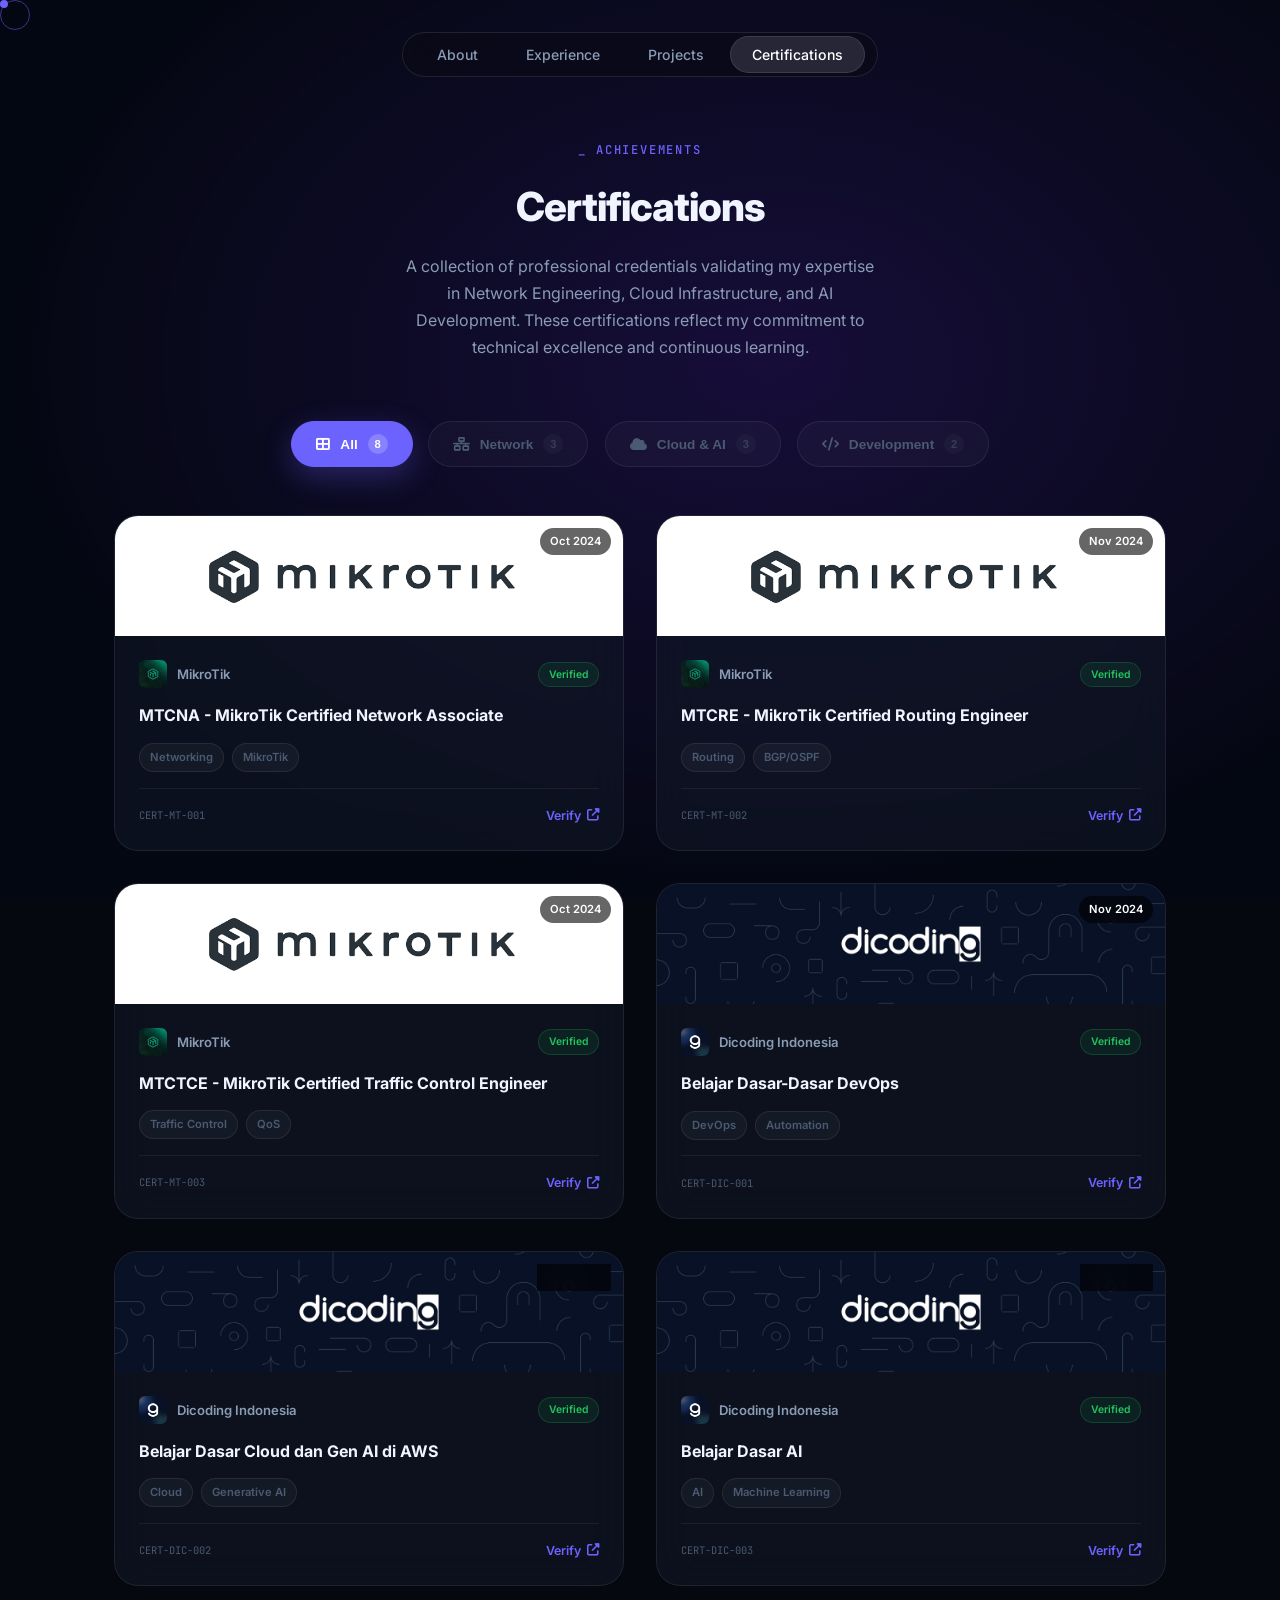
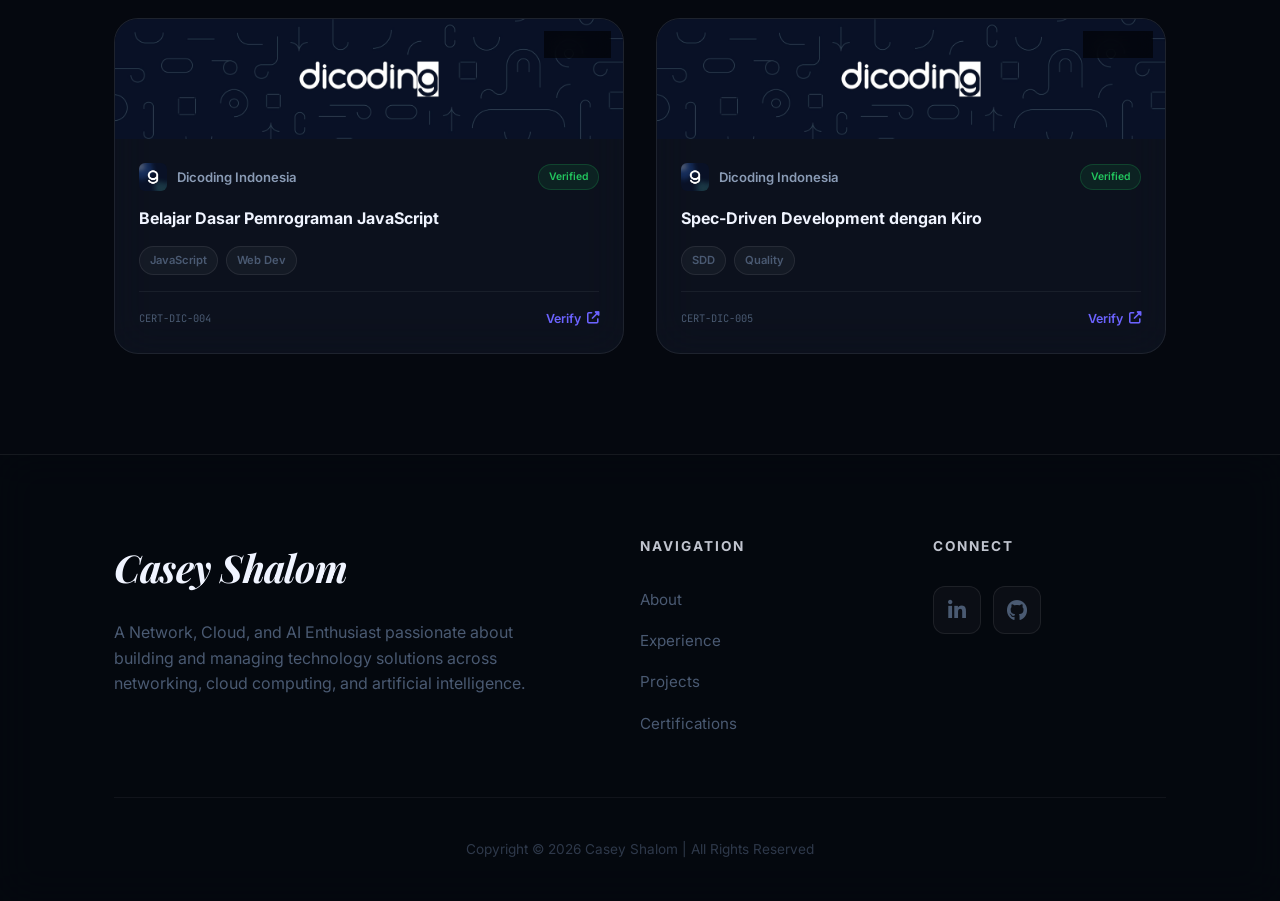
<file: certifications.html>
<!DOCTYPE html>
<html lang="en">

<head>
    <meta charset="UTF-8">
    <meta name="viewport" content="width=device-width, initial-scale=1.0">
    <title>Casey Shalom | Student & Learner</title>
    <link rel="stylesheet" href="assets/css/style.css?v=3.0">
    <link rel="preconnect" href="https://fonts.googleapis.com">
    <link rel="preconnect" href="https://fonts.googleapis.com">
    <link rel="preconnect" href="https://fonts.gstatic.com" crossorigin>
    <link
        href="https://fonts.googleapis.com/css2?family=Inter:wght@300;400;500;600;700;800&family=JetBrains+Mono:wght@400;500;600&family=Playfair+Display:ital,wght@1,700&display=swap"
        rel="stylesheet">
    <link rel="stylesheet" href="https://cdnjs.cloudflare.com/ajax/libs/font-awesome/6.5.0/css/all.min.css">
</head>

<body>
    <div class="cursor" id="cursor"></div>
    <div class="cursor-follower" id="cursor-follower"></div>

    <!-- Video Background -->
    <video autoplay loop muted playsinline
        style="position: fixed; z-index: -1; top: 0; left: 0; width: 100vw; height: 100vh; object-fit: cover; opacity: 0.5; pointer-events: none;"
        src="assets/water-bg.mp4">
    </video>

    <!-- Dark overlay -->
    <div style="position:fixed;inset:0;z-index:-1;background:radial-gradient(ellipse at 60% 40%,rgba(40,20,100,0.5) 0%,rgba(5,8,20,0.82) 70%);pointer-events:none;"></div>

    <nav id="navbar" class="navbar">
        <div class="navbar__inner">
            <ul class="navbar__links" id="nav-links">
                <li><a href="index.html" class="nav-link">About</a></li>
                <li><a href="experience.html" class="nav-link">Experience</a></li>
                <li><a href="projects.html" class="nav-link">Projects</a></li>
                <li><a href="certifications.html" class="nav-link active">Certifications</a></li>
            </ul>
            <button class="navbar__toggle" id="nav-toggle" aria-label="Toggle navigation">
                <span></span><span></span><span></span>
            </button>
        </div>
    </nav>

    <div class="mobile-menu" id="mobile-menu">
        <ul class="mobile-menu__links">
            <li><a href="index.html" class="mobile-link">About</a></li>
            <li><a href="experience.html" class="mobile-link">Experience</a></li>
            <li><a href="projects.html" class="mobile-link">Projects</a></li>
            <li><a href="certifications.html" class="mobile-link active">Certifications</a></li>
        </ul>
    </div>

    <main>
        <section class="section section--page-header">
            <div class="section__container">
                <div class="section__header">
                    <span class="section__tag">_ ACHIEVEMENTS</span>
                    <h2 class="section__title">Certifications</h2>
                    <p class="section__desc">A collection of professional credentials validating my expertise in
                        Network Engineering, Cloud Infrastructure, and AI Development. These certifications reflect
                        my commitment to technical excellence and continuous learning.</p>
                </div>

                <div class="cert-filters reveal">
                    <button class="filter-btn active" data-filter="all">
                        <i class="fas fa-th-large"></i> All <span>8</span>
                    </button>
                    <button class="filter-btn" data-filter="network">
                        <i class="fas fa-network-wired"></i> Network <span>3</span>
                    </button>
                    <button class="filter-btn" data-filter="cloud-ai">
                        <i class="fas fa-cloud"></i> Cloud & AI <span>3</span>
                    </button>
                    <button class="filter-btn" data-filter="development">
                        <i class="fas fa-code"></i> Development <span>2</span>
                    </button>
                </div>

                <div class="cert-grid">
                    <!-- MikroTik Certifications -->
                    <div class="cert-card reveal" data-category="network">
                        <div class="cert-card__banner">
                            <img src="assets/img/bannermikrotik.png" alt="MikroTik Banner">
                            <span class="cert-card__date-tag">Oct 2024</span>
                        </div>
                        <div class="cert-card__body">
                            <div class="cert-card__org-row">
                                <img src="assets/img/logomikrotik.jpg" class="cert-card__org-logo" alt="MikroTik Logo">
                                <span class="cert-card__org-name">MikroTik</span>
                                <span class="cert-card__status-tag">Verified</span>
                            </div>
                            <h3 class="cert-card__title">MTCNA - MikroTik Certified Network Associate</h3>
                            <div class="cert-card__tags">
                                <span>Networking</span>
                                <span>MikroTik</span>
                            </div>
                            <div class="cert-card__footer">
                                <span class="cert-card__id">CERT-MT-001</span>
                                <a href="https://mikrotik.com/training/certificates/c365530cb2cb63bc2c40"
                                    target="_blank" class="cert-card__verify">Verify <i
                                        class="fas fa-external-link-alt"></i></a>
                            </div>
                        </div>
                    </div>

                    <div class="cert-card reveal" data-category="network">
                        <div class="cert-card__banner">
                            <img src="assets/img/bannermikrotik.png" alt="MikroTik Banner">
                            <span class="cert-card__date-tag">Nov 2024</span>
                        </div>
                        <div class="cert-card__body">
                            <div class="cert-card__org-row">
                                <img src="assets/img/logomikrotik.jpg" class="cert-card__org-logo" alt="MikroTik Logo">
                                <span class="cert-card__org-name">MikroTik</span>
                                <span class="cert-card__status-tag">Verified</span>
                            </div>
                            <h3 class="cert-card__title">MTCRE - MikroTik Certified Routing Engineer</h3>
                            <div class="cert-card__tags">
                                <span>Routing</span>
                                <span>BGP/OSPF</span>
                            </div>
                            <div class="cert-card__footer">
                                <span class="cert-card__id">CERT-MT-002</span>
                                <a href="https://mikrotik.com/training/certificates/c390418cdc3242360757"
                                    target="_blank" class="cert-card__verify">Verify <i
                                        class="fas fa-external-link-alt"></i></a>
                            </div>
                        </div>
                    </div>

                    <div class="cert-card reveal" data-category="network">
                        <div class="cert-card__banner">
                            <img src="assets/img/bannermikrotik.png" alt="MikroTik Banner">
                            <span class="cert-card__date-tag">Oct 2024</span>
                        </div>
                        <div class="cert-card__body">
                            <div class="cert-card__org-row">
                                <img src="assets/img/logomikrotik.jpg" class="cert-card__org-logo" alt="MikroTik Logo">
                                <span class="cert-card__org-name">MikroTik</span>
                                <span class="cert-card__status-tag">Verified</span>
                            </div>
                            <h3 class="cert-card__title">MTCTCE - MikroTik Certified Traffic Control Engineer</h3>
                            <div class="cert-card__tags">
                                <span>Traffic Control</span>
                                <span>QoS</span>
                            </div>
                            <div class="cert-card__footer">
                                <span class="cert-card__id">CERT-MT-003</span>
                                <a href="https://mikrotik.com/training/certificates/c365634cea0824e0e56d"
                                    target="_blank" class="cert-card__verify">Verify <i
                                        class="fas fa-external-link-alt"></i></a>
                            </div>
                        </div>
                    </div>

                    <!-- Dicoding Certifications -->
                    <div class="cert-card reveal" data-category="cloud-ai">
                        <div class="cert-card__banner">
                            <img src="assets/img/bannerdicoding.jpg" alt="Dicoding Banner">
                            <span class="cert-card__date-tag">Nov 2024</span>
                        </div>
                        <div class="cert-card__body">
                            <div class="cert-card__org-row">
                                <img src="assets/img/icondicoding.jpg" class="cert-card__org-logo" alt="Dicoding Logo">
                                <span class="cert-card__org-name">Dicoding Indonesia</span>
                                <span class="cert-card__status-tag">Verified</span>
                            </div>
                            <h3 class="cert-card__title">Belajar Dasar-Dasar DevOps</h3>
                            <div class="cert-card__tags">
                                <span>DevOps</span>
                                <span>Automation</span>
                            </div>
                            <div class="cert-card__footer">
                                <span class="cert-card__id">CERT-DIC-001</span>
                                <a href="https://www.dicoding.com/certificates/4EXG71151PRL" target="_blank"
                                    class="cert-card__verify">Verify <i class="fas fa-external-link-alt"></i></a>
                            </div>
                        </div>
                    </div>

                    <div class="cert-card reveal" data-category="cloud-ai">
                        <div class="cert-card__banner">
                            <img src="assets/img/bannerdicoding.jpg" alt="Dicoding Banner">
                            <span class="cert-card__date-tag">May 2025</span>
                        </div>
                        <div class="cert-card__body">
                            <div class="cert-card__org-row">
                                <img src="assets/img/icondicoding.jpg" class="cert-card__org-logo" alt="Dicoding Logo">
                                <span class="cert-card__org-name">Dicoding Indonesia</span>
                                <span class="cert-card__status-tag">Verified</span>
                            </div>
                            <h3 class="cert-card__title">Belajar Dasar Cloud dan Gen AI di AWS</h3>
                            <div class="cert-card__tags">
                                <span>Cloud</span>
                                <span>Generative AI</span>
                            </div>
                            <div class="cert-card__footer">
                                <span class="cert-card__id">CERT-DIC-002</span>
                                <a href="https://www.dicoding.com/certificates/0LZ0RV0VNP65" target="_blank"
                                    class="cert-card__verify">Verify <i class="fas fa-external-link-alt"></i></a>
                            </div>
                        </div>
                    </div>

                    <div class="cert-card reveal" data-category="cloud-ai">
                        <div class="cert-card__banner">
                            <img src="assets/img/bannerdicoding.jpg" alt="Dicoding Banner">
                            <span class="cert-card__date-tag">Dec 2024</span>
                        </div>
                        <div class="cert-card__body">
                            <div class="cert-card__org-row">
                                <img src="assets/img/icondicoding.jpg" class="cert-card__org-logo" alt="Dicoding Logo">
                                <span class="cert-card__org-name">Dicoding Indonesia</span>
                                <span class="cert-card__status-tag">Verified</span>
                            </div>
                            <h3 class="cert-card__title">Belajar Dasar AI</h3>
                            <div class="cert-card__tags">
                                <span>AI</span>
                                <span>Machine Learning</span>
                            </div>
                            <div class="cert-card__footer">
                                <span class="cert-card__id">CERT-DIC-003</span>
                                <a href="https://www.dicoding.com/certificates/MRZMY3Q7RZYQ" target="_blank"
                                    class="cert-card__verify">Verify <i class="fas fa-external-link-alt"></i></a>
                            </div>
                        </div>
                    </div>

                    <div class="cert-card reveal" data-category="development">
                        <div class="cert-card__banner">
                            <img src="assets/img/bannerdicoding.jpg" alt="Dicoding Banner">
                            <span class="cert-card__date-tag">Jul 2025</span>
                        </div>
                        <div class="cert-card__body">
                            <div class="cert-card__org-row">
                                <img src="assets/img/icondicoding.jpg" class="cert-card__org-logo" alt="Dicoding Logo">
                                <span class="cert-card__org-name">Dicoding Indonesia</span>
                                <span class="cert-card__status-tag">Verified</span>
                            </div>
                            <h3 class="cert-card__title">Belajar Dasar Pemrograman JavaScript</h3>
                            <div class="cert-card__tags">
                                <span>JavaScript</span>
                                <span>Web Dev</span>
                            </div>
                            <div class="cert-card__footer">
                                <span class="cert-card__id">CERT-DIC-004</span>
                                <a href="https://www.dicoding.com/certificates/1OP8JYQYLPQK" target="_blank"
                                    class="cert-card__verify">Verify <i class="fas fa-external-link-alt"></i></a>
                            </div>
                        </div>
                    </div>

                    <div class="cert-card reveal" data-category="development">
                        <div class="cert-card__banner">
                            <img src="assets/img/bannerdicoding.jpg" alt="Dicoding Banner">
                            <span class="cert-card__date-tag">Apr 2026</span>
                        </div>
                        <div class="cert-card__body">
                            <div class="cert-card__org-row">
                                <img src="assets/img/icondicoding.jpg" class="cert-card__org-logo" alt="Dicoding Logo">
                                <span class="cert-card__org-name">Dicoding Indonesia</span>
                                <span class="cert-card__status-tag">Verified</span>
                            </div>
                            <h3 class="cert-card__title">Spec-Driven Development dengan Kiro</h3>
                            <div class="cert-card__tags">
                                <span>SDD</span>
                                <span>Quality</span>
                            </div>
                            <div class="cert-card__footer">
                                <span class="cert-card__id">CERT-DIC-005</span>
                                <a href="https://www.dicoding.com/certificates/0LZ0Y29J3X65" target="_blank"
                                    class="cert-card__verify">Verify <i class="fas fa-external-link-alt"></i></a>
                            </div>
                        </div>
                    </div>
                </div>
            </div>
        </section>
    </main>

    <footer class="footer">
        <div class="footer__container">
            <div class="footer__top">
                <div class="footer__col footer__brand">
                    <h2 class="footer__logo">Casey Shalom</h2>
                    <p class="footer__tagline">A Network, Cloud, and AI Enthusiast passionate about building and
                        managing technology solutions across networking, cloud computing, and artificial intelligence.
                    </p>
                </div>
                <div class="footer__col footer__nav">
                    <h3 class="footer__title">Navigation</h3>
                    <ul class="footer__links">
                        <li><a href="index.html">About</a></li>
                        <li><a href="experience.html">Experience</a></li>
                        <li><a href="projects.html">Projects</a></li>
                        <li><a href="certifications.html">Certifications</a></li>
                    </ul>
                </div>
                <div class="footer__col footer__social">
                    <h3 class="footer__title">Connect</h3>
                    <div class="footer__icons">
                        <a href="https://www.linkedin.com/in/casey-shalom" target="_blank"><i
                                class="fab fa-linkedin-in"></i></a>
                        <a href="https://github.com/caseyshalom" target="_blank"><i class="fab fa-github"></i></a>
                    </div>
                </div>
            </div>
            <div class="footer__bottom">
                <p class="footer__copyright">Copyright © 2026 Casey Shalom | All Rights Reserved</p>
            </div>
        </div>
    </footer>

    <script src="assets/js/index.js?v=1.6"></script>
</body>

</html>
</file>
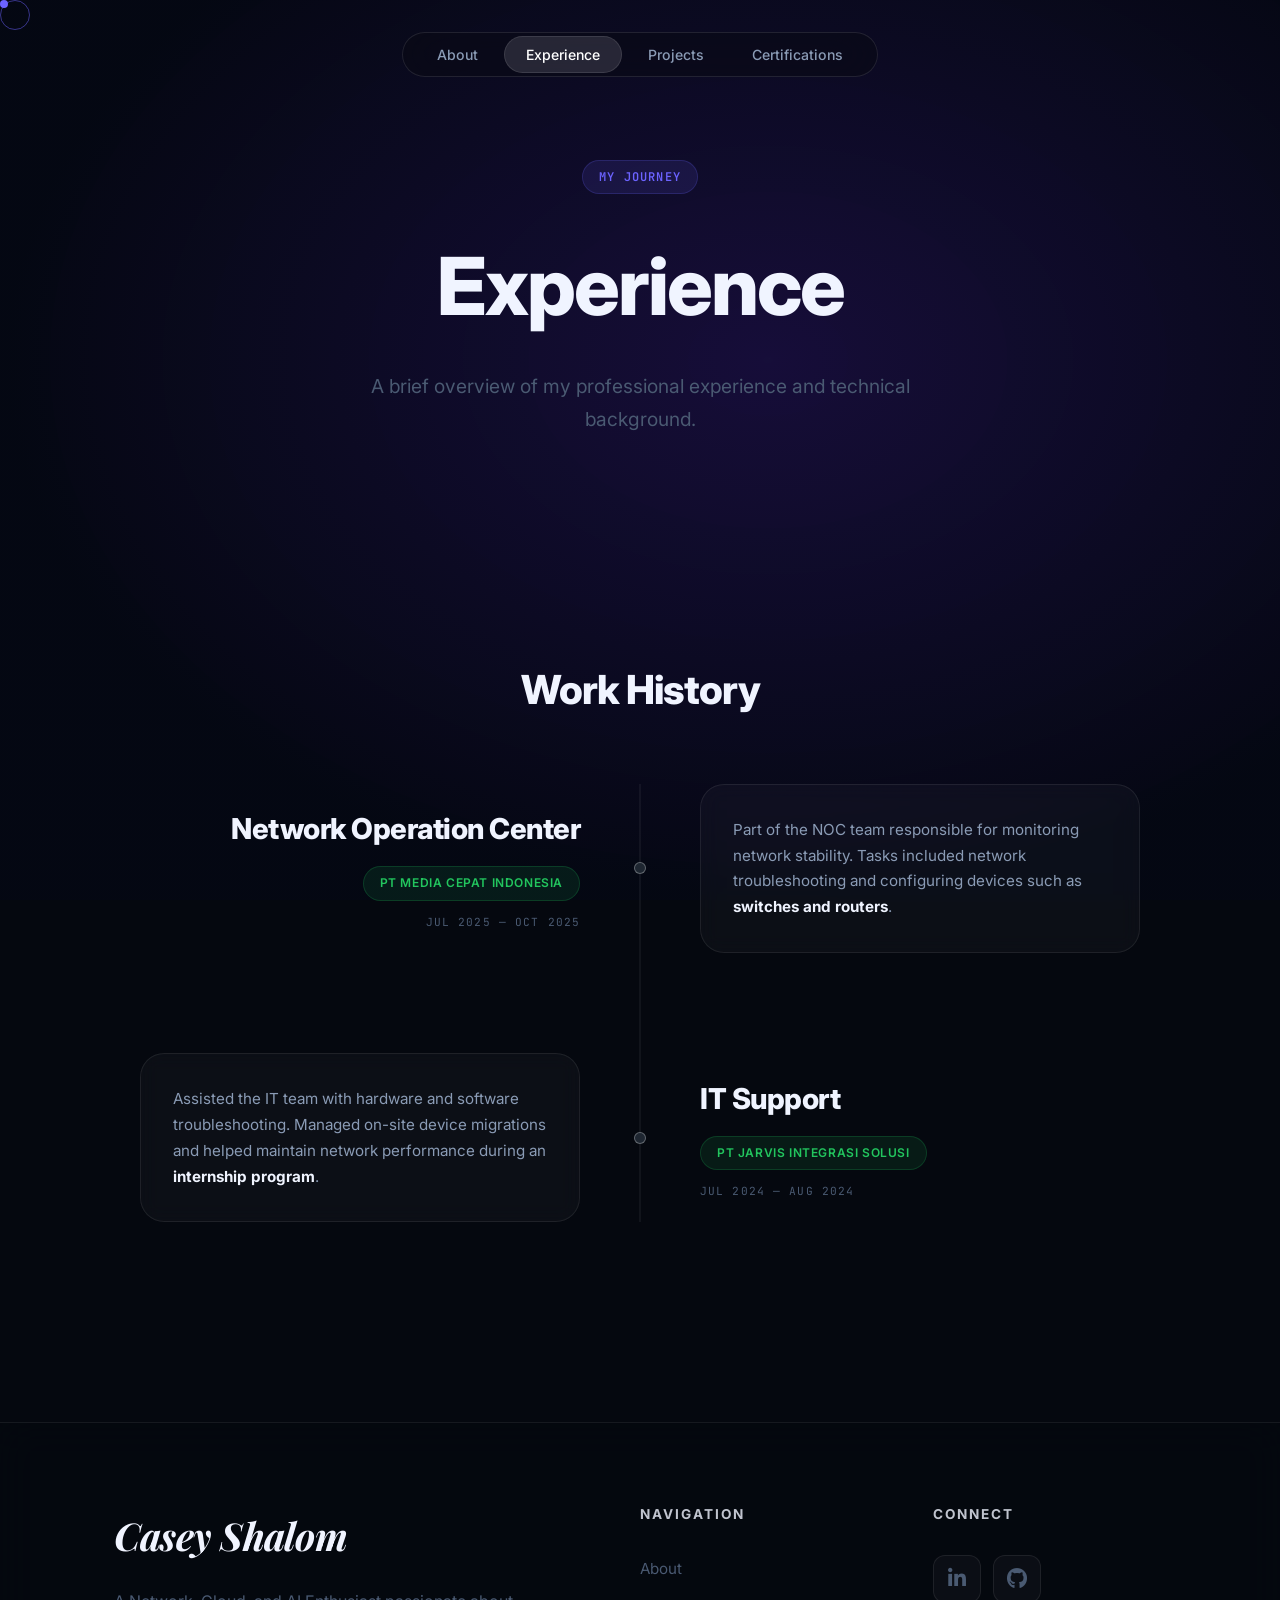
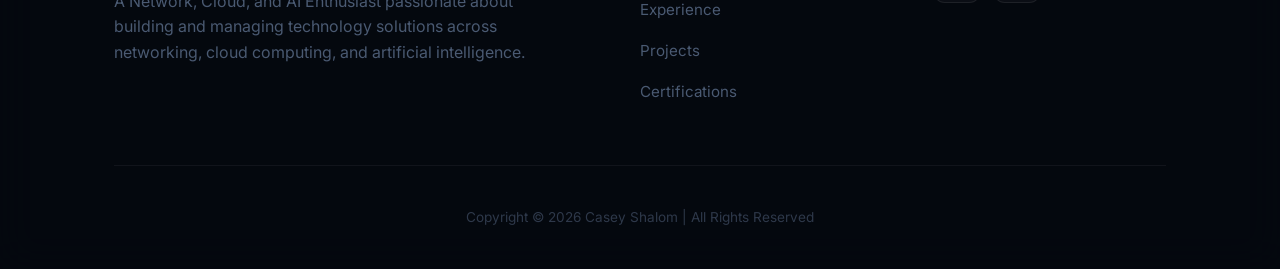
<file: experience.html>
<!DOCTYPE html>
<html lang="en">

<head>
    <meta charset="UTF-8">
    <meta name="viewport" content="width=device-width, initial-scale=1.0">
    <title>Casey Shalom | Student & Learner</title>
    <link rel="stylesheet" href="assets/css/style.css?v=3.0">
    <link rel="preconnect" href="https://fonts.googleapis.com">
    <link rel="preconnect" href="https://fonts.googleapis.com">
    <link rel="preconnect" href="https://fonts.gstatic.com" crossorigin>
    <link
        href="https://fonts.googleapis.com/css2?family=Inter:wght@300;400;500;600;700;800&family=JetBrains+Mono:wght@400;500;600&family=Playfair+Display:ital,wght@1,700&display=swap"
        rel="stylesheet">
    <link rel="stylesheet" href="https://cdnjs.cloudflare.com/ajax/libs/font-awesome/6.5.0/css/all.min.css">
</head>

<body>
    <div class="cursor" id="cursor"></div>
    <div class="cursor-follower" id="cursor-follower"></div>

    <!-- Video Background -->
    <video autoplay loop muted playsinline
        style="position: fixed; z-index: -1; top: 0; left: 0; width: 100vw; height: 100vh; object-fit: cover; opacity: 0.5; pointer-events: none;"
        src="assets/water-bg.mp4">
    </video>

    <!-- Dark overlay -->
    <div style="position:fixed;inset:0;z-index:-1;background:radial-gradient(ellipse at 60% 40%,rgba(40,20,100,0.5) 0%,rgba(5,8,20,0.82) 70%);pointer-events:none;"></div>

    <nav id="navbar" class="navbar">
        <div class="navbar__inner">
            <ul class="navbar__links" id="nav-links">
                <li><a href="index.html" class="nav-link">About</a></li>
                <li><a href="experience.html" class="nav-link active">Experience</a></li>
                <li><a href="projects.html" class="nav-link">Projects</a></li>
                <li><a href="certifications.html" class="nav-link">Certifications</a></li>
            </ul>
            <button class="navbar__toggle" id="nav-toggle" aria-label="Toggle navigation">
                <span></span><span></span><span></span>
            </button>
        </div>
    </nav>

    <div class="mobile-menu" id="mobile-menu">
        <ul class="mobile-menu__links">
            <li><a href="index.html" class="mobile-link">About</a></li>
            <li><a href="experience.html" class="mobile-link active">Experience</a></li>
            <li><a href="projects.html" class="mobile-link">Projects</a></li>
            <li><a href="certifications.html" class="mobile-link">Certifications</a></li>
        </ul>
    </div>

    <main>
        <!-- Experience Hero -->
        <section class="experience-hero">
            <div class="experience-hero__container">
                <div class="experience-hero__badge reveal">MY JOURNEY</div>
                <h1 class="experience-hero__title reveal">Experience</h1>
                <p class="experience-hero__subtitle reveal">A brief overview of my professional experience and technical
                    background.</p>
            </div>
        </section>

        <section class="section">
            <div class="section__container">
                <div class="section__header reveal">
                    <h2 class="section__title section__title--centered">Work History</h2>
                </div>

                <div class="timeline">
                    <!-- Item 1: NOC -->
                    <div class="timeline__item reveal">
                        <div class="timeline__side timeline__info">
                            <h3 class="timeline__role">Network Operation Center</h3>
                            <div class="timeline__org">PT MEDIA CEPAT INDONESIA</div>
                            <span class="timeline__date">JUL 2025 — OCT 2025</span>
                        </div>
                        <div class="timeline__marker"></div>
                        <div class="timeline__side">
                            <div class="timeline__content">
                                <p class="timeline__desc">Part of the NOC team responsible for monitoring network
                                    stability. Tasks included network troubleshooting and configuring devices such as
                                    <strong>switches and routers</strong>.
                                </p>
                            </div>
                        </div>
                    </div>

                    <!-- Item 2: IT Support -->
                    <div class="timeline__item reveal">
                        <div class="timeline__side timeline__info">
                            <h3 class="timeline__role">IT Support</h3>
                            <div class="timeline__org">PT Jarvis Integrasi Solusi</div>
                            <span class="timeline__date">JUL 2024 — AUG 2024</span>
                        </div>
                        <div class="timeline__marker"></div>
                        <div class="timeline__side">
                            <div class="timeline__content">
                                <p class="timeline__desc">Assisted the IT team with hardware and software
                                    troubleshooting. Managed on-site device migrations and helped maintain network
                                    performance during an <strong>internship program</strong>.</p>
                            </div>
                        </div>
                    </div>
                </div>
            </div>
        </section>
    </main>

    <footer class="footer">
        <div class="footer__container">
            <div class="footer__top">
                <div class="footer__col footer__brand">
                    <h2 class="footer__logo">Casey Shalom</h2>
                    <p class="footer__tagline">A Network, Cloud, and AI Enthusiast passionate about building and
                        managing technology solutions across networking, cloud computing, and artificial intelligence.
                    </p>
                </div>
                <div class="footer__col footer__nav">
                    <h3 class="footer__title">Navigation</h3>
                    <ul class="footer__links">
                        <li><a href="index.html">About</a></li>
                        <li><a href="experience.html">Experience</a></li>
                        <li><a href="projects.html">Projects</a></li>
                        <li><a href="certifications.html">Certifications</a></li>
                    </ul>
                </div>
                <div class="footer__col footer__social">
                    <h3 class="footer__title">Connect</h3>
                    <div class="footer__icons">
                        <a href="https://www.linkedin.com/in/casey-shalom" target="_blank"><i
                                class="fab fa-linkedin-in"></i></a>
                        <a href="https://github.com/caseyshalom" target="_blank"><i class="fab fa-github"></i></a>
                    </div>
                </div>
            </div>
            <div class="footer__bottom">
                <p class="footer__copyright">Copyright © 2026 Casey Shalom | All Rights Reserved</p>
            </div>
        </div>
    </footer>

    <script src="assets/js/index.js?v=1.6"></script>
</body>

</html>
</file>
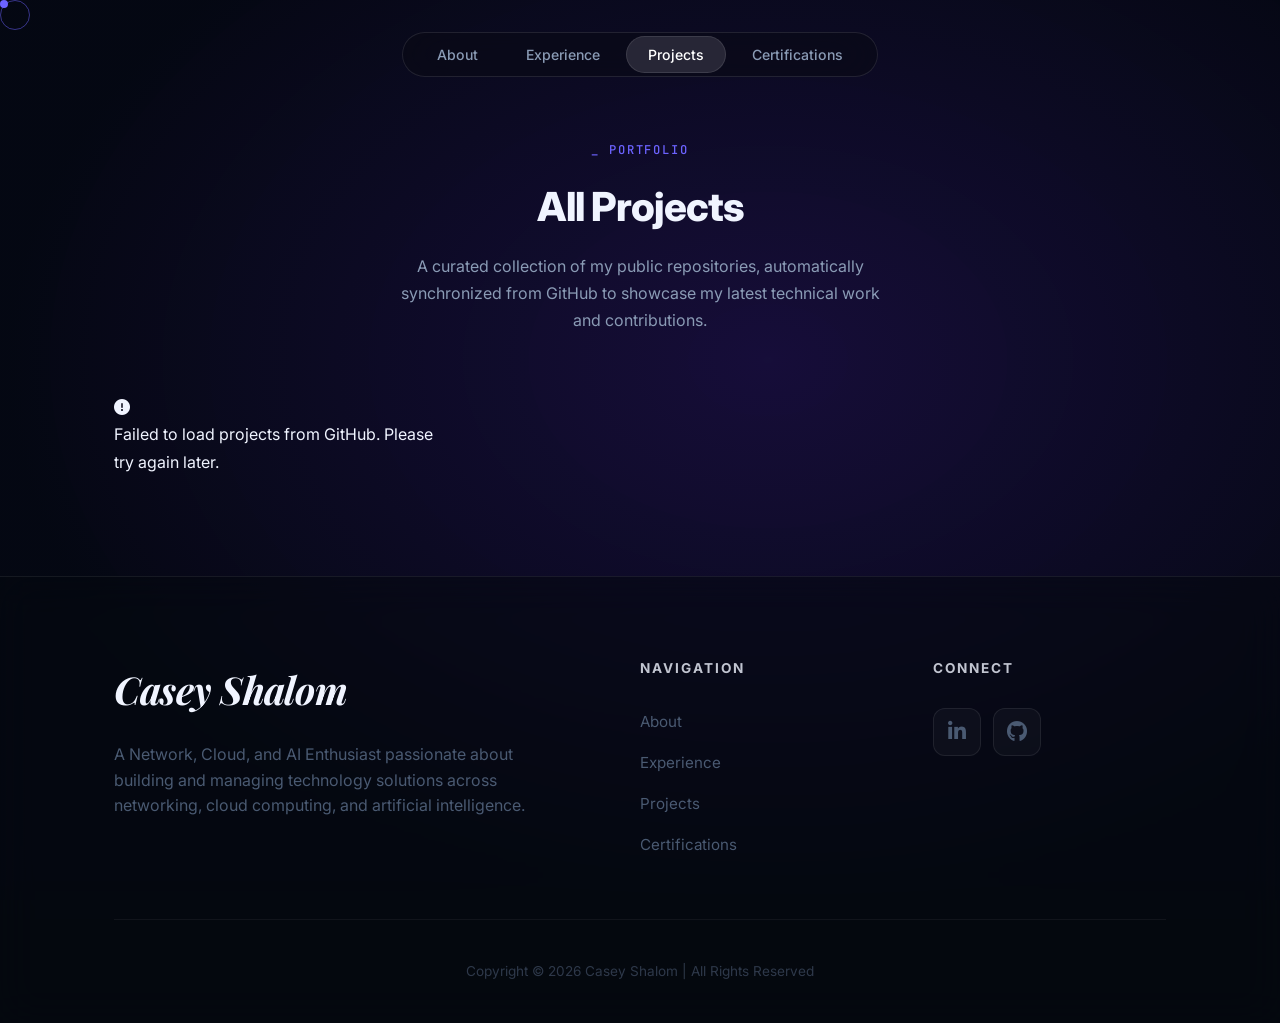
<file: projects.html>
<!DOCTYPE html>
<html lang="en">

<head>
    <meta charset="UTF-8">
    <meta name="viewport" content="width=device-width, initial-scale=1.0">
    <title>Casey Shalom | Student & Learner</title>
    <link rel="stylesheet" href="assets/css/style.css?v=3.0">
    <link rel="preconnect" href="https://fonts.googleapis.com">
    <link rel="preconnect" href="https://fonts.googleapis.com">
    <link rel="preconnect" href="https://fonts.gstatic.com" crossorigin>
    <link
        href="https://fonts.googleapis.com/css2?family=Inter:wght@300;400;500;600;700;800&family=JetBrains+Mono:wght@400;500;600&family=Playfair+Display:ital,wght@1,700&display=swap"
        rel="stylesheet">
    <link rel="stylesheet" href="https://cdnjs.cloudflare.com/ajax/libs/font-awesome/6.5.0/css/all.min.css">
</head>

<body>
    <div class="cursor" id="cursor"></div>
    <div class="cursor-follower" id="cursor-follower"></div>

    <!-- Video Background -->
    <video autoplay loop muted playsinline
        style="position: fixed; z-index: -1; top: 0; left: 0; width: 100vw; height: 100vh; object-fit: cover; opacity: 0.5; pointer-events: none;"
        src="assets/water-bg.mp4">
    </video>

    <!-- Dark overlay -->
    <div style="position:fixed;inset:0;z-index:-1;background:radial-gradient(ellipse at 60% 40%,rgba(40,20,100,0.5) 0%,rgba(5,8,20,0.82) 70%);pointer-events:none;"></div>

    <nav id="navbar" class="navbar">
        <div class="navbar__inner">
            <ul class="navbar__links" id="nav-links">
                <li><a href="index.html" class="nav-link">About</a></li>
                <li><a href="experience.html" class="nav-link">Experience</a></li>
                <li><a href="projects.html" class="nav-link active">Projects</a></li>
                <li><a href="certifications.html" class="nav-link">Certifications</a></li>
            </ul>
            <button class="navbar__toggle" id="nav-toggle" aria-label="Toggle navigation">
                <span></span><span></span><span></span>
            </button>
        </div>
    </nav>

    <div class="mobile-menu" id="mobile-menu">
        <ul class="mobile-menu__links">
            <li><a href="index.html" class="mobile-link">About</a></li>
            <li><a href="experience.html" class="mobile-link">Experience</a></li>
            <li><a href="projects.html" class="mobile-link active">Projects</a></li>
            <li><a href="certifications.html" class="mobile-link">Certifications</a></li>
        </ul>
    </div>

    <main>
        <section class="section section--page-header">
            <div class="section__container">
                <div class="section__header">
                    <span class="section__tag">_ PORTFOLIO</span>
                    <h2 class="section__title">All Projects</h2>
                    <p class="section__desc">A curated collection of my public repositories, automatically synchronized
                        from GitHub to showcase my latest technical work and contributions.</p>
                </div>

                <div class="projects-grid" id="projects-grid">
                    <!-- GitHub projects will be loaded here dynamically -->
                    <div class="loading-state">
                        <i class="fas fa-spinner fa-spin"></i>
                        <span>Fetching GitHub repositories...</span>
                    </div>
                </div>
            </div>
        </section>
    </main>

    <footer class="footer">
        <div class="footer__container">
            <div class="footer__top">
                <div class="footer__col footer__brand">
                    <h2 class="footer__logo">Casey Shalom</h2>
                    <p class="footer__tagline">A Network, Cloud, and AI Enthusiast passionate about building and
                        managing technology solutions across networking, cloud computing, and artificial intelligence.
                    </p>
                </div>
                <div class="footer__col footer__nav">
                    <h3 class="footer__title">Navigation</h3>
                    <ul class="footer__links">
                        <li><a href="index.html">About</a></li>
                        <li><a href="experience.html">Experience</a></li>
                        <li><a href="projects.html">Projects</a></li>
                        <li><a href="certifications.html">Certifications</a></li>
                    </ul>
                </div>
                <div class="footer__col footer__social">
                    <h3 class="footer__title">Connect</h3>
                    <div class="footer__icons">
                        <a href="https://www.linkedin.com/in/casey-shalom" target="_blank"><i
                                class="fab fa-linkedin-in"></i></a>
                        <a href="https://github.com/caseyshalom" target="_blank"><i class="fab fa-github"></i></a>
                    </div>
                </div>
            </div>
            <div class="footer__bottom">
                <p class="footer__copyright">Copyright © 2026 Casey Shalom | All Rights Reserved</p>
            </div>
        </div>
    </footer>

    <script src="assets/js/index.js?v=1.6"></script>
</body>

</html>
</file>
<file: assets/css/style.css>
/* ========================================
   CSS Variables
   ======================================== */
:root {
    --bg-primary: #05080f;
    --bg-secondary: #0a1020;
    --bg-card: rgba(255,255,255,0.04);
    --bg-card-hover: rgba(255,255,255,0.07);
    --bg-glass: rgba(255,255,255,0.03);
    --bg-glass-hover: rgba(255,255,255,0.06);
    --text-primary: #f0f4ff;
    --text-secondary: #8a9bb5;
    --text-muted: #4a5a72;
    --accent: #6c63ff;
    --accent-soft: rgba(108,99,255,0.12);
    --accent-glow: rgba(108,99,255,0.3);
    --accent-secondary: #a78bfa;
    --border: rgba(255,255,255,0.07);
    --border-hover: rgba(108,99,255,0.35);
    --success: #22c55e;
    --red: #ef4444;
    --yellow: #eab308;
    --font-sans: 'Inter', system-ui, sans-serif;
    --font-mono: 'JetBrains Mono', 'Fira Code', monospace;
    --font-serif: 'Playfair Display', Georgia, serif;
    --section-padding: 100px 0;
    --container-max: 1100px;
    --container-padding: 0 24px;
    --radius-sm: 8px;
    --radius-md: 12px;
    --radius-lg: 16px;
    --radius-xl: 20px;
    --transition-fast: 0.2s ease;
    --transition-base: 0.3s ease;
    --transition-slow: 0.5s ease;
}

/* ========================================
   Reset
   ======================================== */
*, *::before, *::after { margin:0; padding:0; box-sizing:border-box; }
html { scroll-behavior:smooth; scroll-padding-top:80px; }
body {
    font-family: var(--font-sans);
    background: var(--bg-primary);
    color: var(--text-primary);
    line-height: 1.7;
    overflow-x: hidden;
    -webkit-font-smoothing: antialiased;
}
a { text-decoration:none; color:inherit; }
ul { list-style:none; }

/* ========================================
   Custom Cursor
   ======================================== */
.cursor { width:8px; height:8px; background:var(--accent); border-radius:50%; position:fixed; top:0; left:0; pointer-events:none; z-index:9999; transition:transform 0.1s ease-out; }
.cursor-follower { width:30px; height:30px; border:1px solid var(--accent); border-radius:50%; position:fixed; top:0; left:0; pointer-events:none; z-index:9998; transition:transform 0.3s ease-out, width 0.3s, height 0.3s; opacity:0.5; }
@media (max-width:1024px) { .cursor, .cursor-follower { display:none; } }

/* ========================================
   Navbar — pill centered
   ======================================== */
.navbar {
    position: fixed;
    top: 32px; left: 50%;
    transform: translateX(-50%);
    width: auto;
    z-index: 1000;
    transition: var(--transition-base);
}
.navbar__inner {
    display: flex;
    align-items: center;
    justify-content: center;
    padding: 8px 12px;
    background: rgba(10,10,20,0.55);
    backdrop-filter: blur(24px);
    -webkit-backdrop-filter: blur(24px);
    border: 1px solid rgba(255,255,255,0.1);
    border-radius: 100px;
    transition: var(--transition-base);
    gap: 4px;
}
.navbar.scrolled { top: 20px; }
.navbar.scrolled .navbar__inner {
    background: rgba(5,8,15,0.9);
    border-color: rgba(255,255,255,0.15);
    box-shadow: 0 20px 50px rgba(0,0,0,0.5);
}
.navbar__logo { display: none; }
.navbar__links { display: flex; align-items: center; gap: 4px; }
.nav-link {
    font-size: 0.88rem; font-weight: 500;
    color: var(--text-secondary);
    padding: 10px 22px;
    border-radius: 100px;
    transition: var(--transition-fast);
    white-space: nowrap;
}
.nav-link:hover { color: var(--text-primary); background: rgba(255,255,255,0.06); }
.nav-link.active {
    color: #fff;
    background: rgba(255,255,255,0.12);
    box-shadow: inset 0 0 0 1px rgba(255,255,255,0.1);
}
.navbar__cta { display: none; }
.navbar__toggle {
    display: none; flex-direction: column; gap: 5px;
    background: none; border: none; cursor: pointer; padding: 4px;
}
.navbar__toggle span { width:22px; height:2px; background:var(--text-primary); border-radius:2px; transition:var(--transition-fast); display:block; }
.navbar__toggle.active span:nth-child(1) { transform:rotate(45deg) translate(5px,5px); }
.navbar__toggle.active span:nth-child(2) { opacity:0; }
.navbar__toggle.active span:nth-child(3) { transform:rotate(-45deg) translate(5px,-5px); }

/* Mobile Menu */
.mobile-menu { position:fixed; inset:0; z-index:999; background:rgba(5,8,15,0.97); backdrop-filter:blur(20px); display:flex; align-items:center; justify-content:center; opacity:0; pointer-events:none; transition:var(--transition-base); }
.mobile-menu.active { opacity:1; pointer-events:all; }
.mobile-menu__links { display:flex; flex-direction:column; gap:20px; text-align:center; }
.mobile-link { font-size:1.6rem; font-weight:700; color:var(--text-secondary); transition:var(--transition-base); }
.mobile-link:hover { color:var(--text-primary); }

/* ========================================
   Hero — two column (original style)
   ======================================== */
.hero {
    position: relative;
    min-height: 100vh;
    display: flex;
    align-items: center;
    overflow: hidden;
    z-index: 1;
}
.hero__canvas { display: none; }

.hero__container {
    max-width: var(--container-max);
    margin: 0 auto;
    padding: var(--container-padding);
    padding-top: 160px;
    padding-bottom: 80px;
    display: grid;
    grid-template-columns: 1fr 1fr;
    gap: 60px;
    align-items: center;
    position: relative;
    z-index: 1;
    width: 100%;
}
.hero__badge {
    display: inline-flex; align-items: center; gap: 8px;
    padding: 6px 16px; border-radius: 50px;
    background: var(--accent-soft);
    border: 1px solid rgba(108,99,255,0.2);
    font-size: 0.78rem; font-weight: 500;
    color: var(--accent); margin-bottom: 24px;
    animation: fadeInUp 0.6s ease;
}
.hero__badge-dot {
    width: 6px; height: 6px;
    background: var(--success); border-radius: 50%;
    animation: pulse 2s infinite;
}
@keyframes pulse {
    0%,100% { box-shadow: 0 0 0 0 rgba(34,197,94,0.4); }
    50% { box-shadow: 0 0 0 6px rgba(34,197,94,0); }
}
.hero__title {
    font-size: clamp(2.2rem, 5vw, 3.2rem);
    font-weight: 800; line-height: 1.15;
    letter-spacing: -1.5px; margin-bottom: 20px;
    animation: fadeInUp 0.6s ease 0.1s both;
}
.gradient-text {
    background: linear-gradient(135deg, #38bdf8, #7dd3fc, #bae6fd);
    -webkit-background-clip: text;
    -webkit-text-fill-color: transparent;
    background-clip: text;
}
.hero__subtitle {
    font-size: 1.05rem; color: var(--text-secondary);
    line-height: 1.75; max-width: 460px;
    margin-bottom: 36px;
    animation: fadeInUp 0.6s ease 0.2s both;
}
.hero__actions {
    display: flex; gap: 14px;
    animation: fadeInUp 0.6s ease 0.3s both;
}
.btn {
    display: inline-flex; align-items: center; gap: 8px;
    padding: 12px 28px; border-radius: 50px;
    font-size: 0.88rem; font-weight: 600;
    font-family: var(--font-sans);
    transition: var(--transition-base);
    cursor: pointer; border: none;
}
.btn--primary {
    background: var(--accent); color: #fff;
    box-shadow: 0 4px 20px var(--accent-glow);
}
.btn--primary:hover {
    background: #7c73ff;
    box-shadow: 0 6px 28px rgba(108,99,255,0.45);
    transform: translateY(-2px);
}
.btn--ghost {
    background: transparent; color: var(--text-primary);
    border: 1px solid var(--border);
}
.btn--ghost:hover {
    border-color: var(--border-hover);
    background: var(--bg-glass-hover);
    transform: translateY(-2px);
}
.hero__terminal { animation: fadeInUp 0.6s ease 0.4s both; }
.terminal {
    background: rgba(10,15,30,0.6);
    border: 1px solid var(--border);
    border-radius: var(--radius-lg);
    overflow: visible;
    backdrop-filter: blur(16px);
    -webkit-backdrop-filter: blur(16px);
}
.terminal__header {
    display: flex; align-items: center; gap: 12px;
    padding: 14px 18px;
    border-bottom: 1px solid var(--border);
    background: rgba(255,255,255,0.02);
    border-radius: var(--radius-lg) var(--radius-lg) 0 0;
}
.terminal__dots { display: flex; gap: 7px; }
.terminal__dot { width: 10px; height: 10px; border-radius: 50%; }
.terminal__dot--red { background: var(--red); }
.terminal__dot--yellow { background: var(--yellow); }
.terminal__dot--green { background: var(--success); }
.terminal__title { font-family: var(--font-mono); font-size: 0.72rem; color: var(--text-muted); letter-spacing: 0.05em; }
.terminal__body { padding: 20px 22px; font-family: var(--font-mono); font-size: 0.82rem; line-height: 1.9; min-height: 200px; }
.terminal__line { display: flex; align-items: center; gap: 8px; margin-bottom: 12px; }
.terminal__prompt { color: var(--accent); font-weight: 600; }
.terminal__command { color: var(--text-primary); }
.terminal__cursor { color: var(--accent); animation: blink 1s infinite; }
.terminal__output { color: var(--text-secondary); font-size: 0.78rem; }
.terminal__output p { padding: 2px 0; }
.terminal__output .highlight { color: var(--accent); }
.terminal__output .success { color: var(--success); }
@keyframes blink { 0%,100%{opacity:1} 50%{opacity:0} }
@keyframes fadeInUp { from{opacity:0;transform:translateY(20px)} to{opacity:1;transform:translateY(0)} }

/* ========================================
   Sections
   ======================================== */
.section { padding:var(--section-padding); position:relative; z-index:1; }
.section--alt { background:transparent; border-top:1px solid rgba(255,255,255,0.02); border-bottom:1px solid rgba(255,255,255,0.02); }
.section--academy { padding:var(--section-padding); }
.section__container { max-width:var(--container-max); margin:0 auto; padding:var(--container-padding); }
.section__header { text-align:center; margin-bottom:60px; }
.section__tag { font-family:var(--font-mono); font-size:0.76rem; font-weight:500; color:var(--accent); letter-spacing:0.15em; text-transform:uppercase; margin-bottom:12px; display:block; }
.section__title { font-size:clamp(1.8rem,3.5vw,2.5rem); font-weight:800; letter-spacing:-1px; margin-bottom:12px; }
.section__desc { font-size:1rem; color:var(--text-secondary); max-width:480px; margin:0 auto; }

/* ========================================
   Marquee
   ======================================== */
.marquee { position:relative; width:100%; overflow:hidden; padding:10px 0; -webkit-mask-image:linear-gradient(to right,transparent 0%,black 10%,black 90%,transparent 100%); mask-image:linear-gradient(to right,transparent 0%,black 10%,black 90%,transparent 100%); }
.marquee__track { display:flex; width:max-content; }
.marquee__track--left { animation:marqueeLeft 25s linear infinite; }
.marquee__track:hover { animation-play-state:paused; }
.marquee__content { display:flex; gap:18px; padding:0 9px; }
.marquee-item { display:flex; align-items:center; gap:12px; padding:14px 28px; background:var(--bg-glass); border:1px solid var(--border); border-radius:50px; white-space:nowrap; transition:var(--transition-base); cursor:default; }
.marquee-item:hover { background:var(--bg-glass-hover); border-color:var(--border-hover); box-shadow:0 0 20px var(--accent-glow); }
.marquee-item i { font-size:1.4rem; }
.marquee-img { width:24px; height:24px; flex-shrink:0; object-fit:contain; }
.marquee-item span { font-size:0.88rem; font-weight:600; color:var(--text-secondary); letter-spacing:0.01em; }
.marquee-item:hover span { color:var(--text-primary); }
@keyframes marqueeLeft { 0%{transform:translateX(0)} 100%{transform:translateX(-50%)} }

/* ========================================
   Projects Showcase — GSAP Sticky Scroll
   ======================================== */
.projects-showcase {
    position: relative;
    min-height: 100vh;
    margin: 20px 0 80px;
}
.projects-showcase__sticky {
    position: sticky;
    top: 0;
    height: 100vh;
    display: grid;
    grid-template-columns: minmax(360px, 0.9fr) minmax(520px, 1.1fr);
    grid-template-rows: auto 1fr;
    align-items: center;
    padding: 0 clamp(24px, 5vw, 68px) 0;
    gap: clamp(24px, 4vw, 60px);
    overflow: visible;
    isolation: isolate;
}
.projects-showcase__sticky::before {
    content: "";
    position: absolute;
    inset: 0;
    background:
        radial-gradient(circle at 24% 46%, rgba(103, 96, 210, 0.22), transparent 34%),
        radial-gradient(circle at 83% 74%, rgba(90, 82, 175, 0.16), transparent 28%);
    pointer-events: none;
    z-index: -1;
}
.projects-showcase__intro {
    grid-column: 1;
    grid-row: 1;
    position: relative;
    align-self: start;
    max-width: 380px;
    opacity: 0;
    transform: translateY(0);
    z-index: 3;
}
.projects-showcase__intro h2 {
    font-size: clamp(1.95rem, 3.7vw, 3.25rem);
    line-height: 0.98;
    letter-spacing: 0;
    font-weight: 800;
    margin-bottom: 14px;
}
.projects-showcase__intro p {
    max-width: 340px;
    color: rgba(226, 232, 255, 0.72);
    line-height: 1.65;
    font-size: 0.98rem;
}

/* Left: sphere */
.projects-showcase__sphere {
    grid-column: 1;
    grid-row: 2;
    display: flex;
    align-items: center;
    justify-content: center;
    height: 100%;
    position: relative;
    margin-left: 0;
    padding-top: 0;
    transform: translateY(-104px);
}
.project-canvas {
    width: min(66vw, 760px);
    height: min(66vw, 760px);
    max-width: 760px;
    max-height: 760px;
    min-width: 520px;
    min-height: 520px;
    opacity: 0;
    cursor: crosshair;
    filter: drop-shadow(0 0 42px rgba(111, 105, 225, 0.34));
}

/* Right: header + cards */
.projects-showcase__cards {
    grid-column: 2;
    grid-row: 1 / span 2;
    height: 100%;
    position: relative;
    overflow: visible;
    perspective: 1200px;
}
.projects-showcase__header {
    margin-bottom: 20px;
    opacity: 0;
}

/* Card — hidden, slides in from LEFT */
.pcard {
    position: absolute;
    left: 0;
    top: 50%;
    width: min(380px, 60vw);
    min-height: 400px;
    display: flex;
    align-items: center;
    pointer-events: none;
    opacity: 0;
    transform: none;
    transform-origin: center;
    will-change: transform, opacity;
}
.pcard.is-active { pointer-events: auto; }

.pcard__inner {
    width: 100%;
    min-height: 400px;
    background:
        linear-gradient(145deg, rgba(12, 12, 18, 0.95), rgba(20, 20, 30, 0.92)),
        radial-gradient(circle at 80% 86%, rgba(255, 255, 255, 0.08), transparent 32%);
    border: 1px solid rgba(255, 255, 255, 0.12);
    border-radius: 24px;
    padding: 26px 30px 24px;
    backdrop-filter: blur(26px);
    -webkit-backdrop-filter: blur(26px);
    display: flex;
    flex-direction: column;
    gap: 14px;
    box-shadow: 0 34px 90px rgba(0,0,0,0.48), inset 0 1px 0 rgba(255,255,255,0.12);
    overflow: hidden;
    position: relative;
}
.pcard__inner::after {
    content: "";
    position: absolute;
    right: -56px;
    bottom: -70px;
    width: 220px;
    height: 220px;
    background-image: radial-gradient(circle, rgba(214, 218, 255, 0.42) 1.25px, transparent 1.25px);
    background-size: 16px 16px;
    opacity: 0.32;
    transform: rotate(-10deg);
    pointer-events: none;
}
.pcard__meta {
    display: flex;
    justify-content: space-between;
    align-items: center;
    margin-bottom: 14px;
}
.pcard__num {
    font-size: 1.45rem;
    line-height: 1;
    font-weight: 700;
    color: rgba(255,255,255,0.94);
    letter-spacing: 0;
}
.pcard__link {
    width: 48px; height: 48px;
    display: flex; align-items: center; justify-content: center;
    border: 1px solid rgba(255,255,255,0.18);
    border-radius: 50%;
    color: rgba(255,255,255,0.9);
    font-size: 1rem;
    transition: all 0.3s ease;
}
.pcard__link:hover {
    background: rgba(255,255,255,0.1);
    color: #fff;
    transform: translate(2px,-2px);
}

/* Title with overflow clip for slide-up effect */
.pcard__title-wrap {
    overflow: hidden;
    padding-bottom: 4px;
}
.pcard__title {
    font-size: clamp(1.35rem, 1.9vw, 1.65rem);
    font-weight: 800;
    color: #fff;
    letter-spacing: 0;
    line-height: 1.1;
    transform: translateY(100%);
    /* GSAP will animate this */
}
.pcard__desc {
    font-size: 0.86rem;
    color: rgba(245,247,255,0.86);
    line-height: 1.58;
    flex: 1;
    opacity: 0;
    transform: translateY(20px);
}
.pcard__footer {
    display: grid;
    gap: 14px;
    padding-top: 4px;
    border-top: 0;
    opacity: 0;
    transform: translateY(16px);
}
.pcard__tags {
    display: flex; flex-wrap: wrap; gap: 8px;
}
.pcard__tags span {
    font-family: var(--font-sans);
    font-size: 0.72rem; font-weight: 600;
    color: rgba(255,255,255,0.78);
    padding: 7px 13px;
    border-radius: 50px;
    background: rgba(15,18,34,0.18);
    border: 1px solid rgba(255,255,255,0.14);
    text-transform: none;
    letter-spacing: 0;
}
.pcard__stats {
    display: flex; gap: 14px;
    font-size: 0.78rem;
    color: rgba(255,255,255,0.58);
}
.pcard__stats span { display: flex; align-items: center; gap: 5px; }
.pcard.is-active .pcard__inner {
    background:
        linear-gradient(145deg, rgba(86, 84, 166, 0.92), rgba(58, 56, 133, 0.9)),
        radial-gradient(circle at 80% 86%, rgba(255, 255, 255, 0.12), transparent 32%);
    border-color: rgba(185, 184, 255, 0.28);
    box-shadow: 0 34px 90px rgba(0,0,0,0.48), inset 0 1px 0 rgba(255,255,255,0.12);
}
/* Loading state */
.loading-state {
    display: flex; flex-direction: column;
    align-items: center; justify-content: center;
    padding: 80px 0; gap: 12px;
    color: var(--text-muted);
}
.loading-state i { font-size: 1.8rem; color: var(--accent); }

/* Project Grid */
.projects-grid {
    display: grid;
    grid-template-columns: repeat(auto-fill, minmax(320px, 1fr));
    gap: 28px;
    margin-top: 40px;
}

.project-card {
    display: flex;
    flex-direction: column;
    gap: 18px;
    min-height: 260px;
    padding: 24px;
    background:
        linear-gradient(145deg, rgba(11, 12, 20, 0.92), rgba(18, 19, 30, 0.88)),
        radial-gradient(circle at 80% 20%, rgba(108, 99, 255, 0.12), transparent 35%);
    border: 1px solid rgba(255, 255, 255, 0.09);
    border-radius: 22px;
    box-shadow: 0 24px 70px rgba(0, 0, 0, 0.34);
    transition: transform 0.28s ease, border-color 0.28s ease, box-shadow 0.28s ease;
    color: var(--text-primary);
    overflow: hidden;
    will-change: transform;
}

.project-card:hover {
    border-color: rgba(108, 99, 255, 0.35);
    box-shadow: 0 30px 80px rgba(0, 0, 0, 0.42);
}

.project-card__header {
    display: flex;
    align-items: center;
    justify-content: space-between;
    gap: 16px;
}

.project-card__icon-box {
    width: 44px;
    height: 44px;
    display: flex;
    align-items: center;
    justify-content: center;
    border-radius: 14px;
    background: rgba(255, 255, 255, 0.05);
    border: 1px solid rgba(255, 255, 255, 0.08);
    color: var(--text-primary);
    font-size: 1rem;
    flex-shrink: 0;
}

.project-card__arrow {
    width: 38px;
    height: 38px;
    display: flex;
    align-items: center;
    justify-content: center;
    border-radius: 999px;
    border: 1px solid rgba(255, 255, 255, 0.08);
    color: rgba(255, 255, 255, 0.7);
    flex-shrink: 0;
}

.project-card__title {
    font-size: 1.2rem;
    font-weight: 800;
    letter-spacing: -0.02em;
    line-height: 1.1;
}

.project-card__desc {
    color: rgba(235, 239, 255, 0.76);
    line-height: 1.65;
    font-size: 0.95rem;
}

.project-card__tags {
    display: flex;
    flex-wrap: wrap;
    gap: 8px;
    margin-top: auto;
}

.project-card__tags span {
    padding: 7px 12px;
    border-radius: 999px;
    background: rgba(255, 255, 255, 0.04);
    border: 1px solid rgba(255, 255, 255, 0.08);
    color: rgba(235, 239, 255, 0.78);
    font-size: 0.74rem;
    font-weight: 600;
}

.project-card__footer {
    display: flex;
    align-items: center;
    justify-content: space-between;
    gap: 14px;
    padding-top: 14px;
    border-top: 1px solid rgba(255, 255, 255, 0.06);
    color: rgba(235, 239, 255, 0.62);
    font-size: 0.8rem;
}

.project-card__stats-left {
    display: flex;
    gap: 12px;
    flex-wrap: wrap;
}

.project-card__stat,
.project-card__date {
    display: inline-flex;
    align-items: center;
    gap: 6px;
}

.projects-grid .reveal {
    opacity: 0;
    transform: translateY(20px);
}

.projects-grid .reveal.visible {
    opacity: 1;
    transform: translateY(0);
}

@media (max-width: 900px) {
    .projects-showcase__sticky {
        grid-template-columns: 1fr;
        grid-template-rows: auto auto 1fr;
        padding: 54px 24px 24px;
        gap: 12px;
        align-items: flex-start;
    }
    .projects-showcase__intro {
        grid-column: 1;
        grid-row: 1;
        max-width: none;
        transform: translateY(2px);
    }
    .projects-showcase__intro h2 { font-size: 1.9rem; }
    .projects-showcase__intro p { max-width: 520px; }
    .projects-showcase__sphere {
        grid-column: 1;
        grid-row: 2;
        height: 195px;
        margin-left: 0;
        padding-top: 0;
        transform: translateY(-12px);
    }
    .project-canvas {
        width: 300px;
        height: 300px;
        min-width: 300px;
        min-height: 300px;
    }
    .projects-showcase__cards {
        grid-column: 1;
        grid-row: 3;
        width: 100%;
        min-height: 330px;
        margin-top: 0;
    }
    .pcard {
        top: 50%;
        width: min(100%, 360px);
        min-height: 320px;
    }
    .pcard__inner {
        padding: 22px;
        min-height: 320px;
        border-radius: 20px;
    }
    .pcard__meta { margin-bottom: 8px; }
    .pcard__title { font-size: 1.35rem; }
    .pcard__desc { font-size: 0.82rem; }
}

/* ========================================
   Academy Section
   ======================================== */
.section--academy { background:transparent; }
.academy__header { margin-bottom:48px; }
.academy__title { font-size:3.5rem; font-weight:800; font-family:var(--font-serif); font-style:italic; color:var(--text-primary); letter-spacing:-1px; margin-bottom:8px; }
.academy__subtitle { font-family:var(--font-mono); font-size:0.75rem; color:var(--text-muted); letter-spacing:0.15em; }
.academy__card { display:flex; align-items:center; justify-content:space-between; background:rgba(255,255,255,0.03); border:1px solid rgba(255,255,255,0.08); border-radius:24px; padding:40px; margin-bottom:20px; transition:var(--transition-base); backdrop-filter:blur(10px); }
.academy__card:hover { background:rgba(255,255,255,0.05); border-color:rgba(255,255,255,0.15); }
.academy__card-left { display:flex; align-items:center; gap:28px; }
.academy__logo-box { width:72px; height:72px; background:rgba(255,255,255,0.05); border:1px solid rgba(255,255,255,0.1); border-radius:16px; display:flex; align-items:center; justify-content:center; overflow:hidden; flex-shrink:0; }
.academy__logo-img { width:52px; height:52px; object-fit:contain; }
.academy__name { font-size:1.4rem; font-weight:700; color:var(--text-primary); margin-bottom:10px; }
.academy__major-badge { display:inline-block; padding:5px 14px; background:rgba(34,197,94,0.1); border:1px solid rgba(34,197,94,0.2); border-radius:50px; color:#22c55e; font-size:0.7rem; font-weight:600; letter-spacing:0.05em; margin-bottom:10px; }
.academy__status { display:flex; align-items:center; gap:8px; font-size:0.88rem; color:var(--text-secondary); }
.status-dot { width:8px; height:8px; background:#22c55e; border-radius:50%; box-shadow:0 0 8px #22c55e; animation:pulse-dot 2s infinite; }
@keyframes pulse-dot { 0%,100%{transform:scale(1);opacity:1} 50%{transform:scale(1.5);opacity:0.5} }
.academy__card-right { text-align:right; }
.academy__metrics-label { font-size:0.65rem; font-weight:600; color:var(--text-muted); letter-spacing:0.15em; margin-bottom:8px; opacity:0.5; }
.academy__metrics-value { font-size:1.8rem; font-weight:800; line-height:1; margin-bottom:8px; color:var(--text-primary); }
.academy__metrics-status { font-size:0.85rem; color:var(--text-secondary); }

/* Community Card */
.community-card { display:block; margin-top:24px; background:rgba(20,25,35,0.4); backdrop-filter:blur(20px); border:1px solid rgba(255,255,255,0.08); border-radius:24px; padding:40px; transition:var(--transition-base); text-decoration:none; cursor:pointer; }
.community-card:hover { background:rgba(30,40,55,0.5); border-color:rgba(167,139,250,0.3); transform:translateY(-4px); box-shadow:0 20px 50px rgba(167,139,250,0.1); }
.community-card__header { display:flex; justify-content:space-between; align-items:flex-start; margin-bottom:24px; }
.community-card__icon-box { width:60px; height:60px; background:rgba(167,139,250,0.15); border:1px solid rgba(167,139,250,0.3); border-radius:16px; display:flex; align-items:center; justify-content:center; color:var(--accent-secondary); font-size:1.5rem; }
.community-card__badge { padding:6px 14px; background:rgba(255,255,255,0.05); border:1px solid rgba(255,255,255,0.1); border-radius:50px; font-size:0.7rem; font-weight:600; color:var(--text-muted); letter-spacing:0.05em; text-transform:uppercase; }
.community-card__title { font-size:1.6rem; font-weight:800; color:var(--text-primary); margin-bottom:8px; letter-spacing:-0.5px; }
.community-card__subtitle { font-family:var(--font-mono); font-size:0.8rem; color:var(--accent-secondary); letter-spacing:0.1em; font-weight:600; margin-bottom:20px; }
.community-card__desc { font-size:0.95rem; color:var(--text-secondary); line-height:1.6; max-width:80%; }

/* ========================================
   Footer
   ======================================== */
.footer { position:relative; z-index:10; border-top:1px solid var(--border); padding:80px 0 40px; background:rgba(5,8,15,0.5); backdrop-filter:blur(20px); }
.footer__container { max-width:var(--container-max); margin:0 auto; padding:var(--container-padding); }
.footer__top { display:grid; grid-template-columns:2fr 1fr 1fr; gap:60px; margin-bottom:60px; }
.footer__brand { max-width:420px; }
.footer__logo { font-size:2.4rem; font-family:var(--font-serif); font-style:italic; font-weight:700; margin-bottom:20px; color:var(--text-primary); letter-spacing:-0.02em; display:block; }
.footer__tagline { font-size:1rem; line-height:1.6; color:var(--text-muted); }
.footer__title { font-size:0.85rem; font-weight:700; text-transform:uppercase; letter-spacing:0.15em; margin-bottom:28px; color:var(--text-primary); opacity:0.8; }
.footer__links { display:flex; flex-direction:column; gap:14px; }
.footer__links a { color:var(--text-muted); font-size:0.95rem; transition:var(--transition-base); }
.footer__links a:hover { color:var(--text-primary); padding-left:4px; }
.footer__icons { display:flex; gap:12px; }
.footer__icons a { width:48px; height:48px; display:flex; align-items:center; justify-content:center; background:rgba(255,255,255,0.03); border:1px solid rgba(255,255,255,0.08); border-radius:12px; color:var(--text-muted); font-size:1.3rem; transition:var(--transition-base); }
.footer__icons a:hover { background:rgba(255,255,255,0.08); border-color:rgba(255,255,255,0.2); color:var(--text-primary); transform:translateY(-4px); }
.footer__bottom { border-top:1px solid rgba(255,255,255,0.05); padding-top:40px; text-align:center; }
.footer__copyright { font-size:0.85rem; color:var(--text-muted); opacity:0.6; }

/* ========================================
   Scroll Reveal
   ======================================== */
.reveal { opacity:0; transform:translateY(30px); transition:opacity 0.6s ease, transform 0.6s ease; }
.reveal.visible { opacity:1; transform:translateY(0); }

/* ========================================
   Animations
   ======================================== */
@keyframes fadeInUp { from{opacity:0;transform:translateY(20px)} to{opacity:1;transform:translateY(0)} }
@keyframes blink { 0%,100%{opacity:1} 50%{opacity:0} }
@keyframes pulse { 0%,100%{box-shadow:0 0 0 0 rgba(34,197,94,0.4)} 50%{box-shadow:0 0 0 6px rgba(34,197,94,0)} }

/* ========================================
   Glass 3D
   ======================================== */
.glass3d { --filter-glass3d:blur(32px) brightness(0.85) saturate(2.5); --color-glass3d:hsl(189 80% 10% / 0.2); --noise-glass3d:url("https://www.transparenttextures.com/patterns/egg-shell.png"); position:relative; z-index:4; box-shadow:0 0 0.75px hsl(205 20% 10%/0.2),0.7px 0.8px 1.2px -0.4px hsl(205 20% 10%/0.1),1.3px 1.5px 2.2px -0.8px hsl(205 20% 10%/0.1),2.3px 2.6px 3.9px -1.2px hsl(205 20% 10%/0.1),3.9px 4.4px 6.6px -1.7px hsl(205 20% 10%/0.1),6.5px 7.2px 10.9px -2.1px hsl(205 20% 10%/0.1),8px 9px 14px -2.5px hsl(205 20% 10%/0.2); }
.glass3d::before { content:""; position:absolute; inset:0; pointer-events:none; border-radius:inherit; overflow:hidden; z-index:3; -webkit-backdrop-filter:var(--filter-glass3d); backdrop-filter:var(--filter-glass3d); background-color:var(--color-glass3d); background-image:var(--noise-glass3d); background-size:100px; background-repeat:repeat; }
.glass3d::after { content:""; position:absolute; inset:0; pointer-events:none; border-radius:inherit; overflow:hidden; z-index:5; box-shadow:inset 2px 2px 1px -3px hsl(205 20% 90%/0.8),inset 4px 4px 2px -6px hsl(205 20% 90%/0.3),inset 1.5px 1.5px 1.5px -0.75px hsl(205 20% 90%/0.15),inset 1.5px 1.5px 0.25px hsl(205 20% 90%/0.03),inset 0 0 0.25px 0.5px hsl(205 20% 90%/0.03); }
.glass3d > * { position:relative; z-index:6; }

/* ========================================
   Certifications (used in certifications.html)
   ======================================== */
.cert-filters { display:flex; justify-content:center; flex-wrap:wrap; gap:16px; margin-bottom:48px; margin-top:40px; }
.filter-btn { display:flex; align-items:center; gap:10px; padding:12px 24px; background:rgba(255,255,255,0.03); backdrop-filter:blur(10px); border:1px solid rgba(255,255,255,0.08); border-radius:100px; color:var(--text-muted); font-size:0.85rem; font-weight:600; cursor:pointer; transition:var(--transition-base); }
.filter-btn span { display:inline-flex; align-items:center; justify-content:center; width:20px; height:20px; background:rgba(255,255,255,0.05); border-radius:50%; font-size:0.7rem; opacity:0.6; }
.filter-btn:hover { background:rgba(255,255,255,0.06); color:var(--text-primary); border-color:rgba(255,255,255,0.2); }
.filter-btn.active { background:var(--accent); color:#fff; border-color:var(--accent); box-shadow:0 10px 30px var(--accent-glow); }
.filter-btn.active span { background:rgba(255,255,255,0.2); opacity:1; }
.cert-card.hidden { display:none; }
.cert-grid { display:grid; grid-template-columns:repeat(auto-fill,minmax(340px,1fr)); gap:32px; margin-top:40px; }
.cert-card { background:rgba(17,24,39,0.6); backdrop-filter:blur(20px); border:1px solid rgba(255,255,255,0.08); border-radius:24px; overflow:hidden; transition:var(--transition-base); display:flex; flex-direction:column; }
.cert-card:hover { transform:translateY(-6px); border-color:rgba(108,99,255,0.3); box-shadow:0 20px 50px rgba(108,99,255,0.1); }
.cert-card__banner { position:relative; height:120px; overflow:hidden; }
.cert-card__banner img { width:100%; height:100%; object-fit:cover; }
.cert-card__date-tag { position:absolute; top:12px; right:12px; background:rgba(0,0,0,0.6); backdrop-filter:blur(8px); padding:4px 10px; border-radius:20px; font-size:0.7rem; font-weight:600; color:#fff; }
.cert-card__body { padding:24px; flex:1; display:flex; flex-direction:column; gap:16px; }
.cert-card__org-row { display:flex; align-items:center; gap:10px; }
.cert-card__org-logo { width:28px; height:28px; border-radius:6px; object-fit:contain; }
.cert-card__org-name { font-size:0.82rem; font-weight:600; color:var(--text-secondary); flex:1; }
.cert-card__status-tag { padding:3px 10px; background:rgba(34,197,94,0.1); border:1px solid rgba(34,197,94,0.2); border-radius:20px; font-size:0.65rem; font-weight:600; color:#22c55e; }
.cert-card__title { font-size:1rem; font-weight:700; color:var(--text-primary); line-height:1.4; flex:1; }
.cert-card__tags { display:flex; flex-wrap:wrap; gap:8px; }
.cert-card__tags span { font-size:0.7rem; font-weight:600; color:var(--text-muted); padding:4px 10px; border-radius:20px; background:rgba(255,255,255,0.04); border:1px solid rgba(255,255,255,0.08); }
.cert-card__footer { display:flex; justify-content:space-between; align-items:center; padding-top:16px; border-top:1px solid rgba(255,255,255,0.06); }
.cert-card__id { font-family:var(--font-mono); font-size:0.65rem; color:var(--text-muted); }
.cert-card__verify { display:flex; align-items:center; gap:6px; font-size:0.78rem; font-weight:600; color:var(--accent); transition:var(--transition-fast); }
.cert-card__verify:hover { color:var(--accent-secondary); }

/* ========================================
   Experience / Timeline
   ======================================== */
.section--page-header { padding-top:140px; }
.experience-hero { padding:160px 0 80px; text-align:center; }
.experience-hero__container { max-width:var(--container-max); margin:0 auto; padding:var(--container-padding); }
.experience-hero__badge { display:inline-block; padding:6px 16px; background:var(--accent-soft); border:1px solid rgba(108,99,255,0.2); border-radius:50px; color:var(--accent); font-family:var(--font-mono); font-size:0.75rem; font-weight:600; letter-spacing:0.1em; margin-bottom:24px; }
.experience-hero__title { font-size:5rem; font-weight:800; color:var(--text-primary); letter-spacing:-2px; margin-bottom:16px; }
.experience-hero__subtitle { font-size:1.2rem; color:var(--text-muted); max-width:600px; margin:0 auto 40px; }
.timeline { position:relative; max-width:1000px; margin:60px auto; }
.timeline::before { content:''; position:absolute; left:50%; transform:translateX(-50%); width:1px; height:100%; background:rgba(255,255,255,0.1); }
.timeline__item { display:flex; justify-content:space-between; align-items:center; width:100%; margin-bottom:100px; }
.timeline__item:nth-child(even) { flex-direction:row-reverse; }
.timeline__side { width:44%; }
.timeline__info { text-align:right; }
.timeline__item:nth-child(even) .timeline__info { text-align:left; }
.timeline__marker { position:absolute; left:50%; transform:translateX(-50%); width:12px; height:12px; background:#1e2631; border:1px solid rgba(255,255,255,0.3); border-radius:50%; z-index:2; transition:var(--transition-base); }
.timeline__role { font-size:1.8rem; font-weight:800; color:var(--text-primary); margin-bottom:12px; letter-spacing:-0.5px; }
.timeline__org { display:inline-block; padding:6px 16px; background:rgba(34,197,94,0.1); border:1px solid rgba(34,197,94,0.2); border-radius:50px; color:#22c55e; font-size:0.75rem; font-weight:600; text-transform:uppercase; letter-spacing:0.05em; margin-bottom:12px; }
.timeline__date { display:block; font-size:0.7rem; color:var(--text-muted); font-family:var(--font-mono); letter-spacing:0.1em; }
.timeline__content { background:rgba(255,255,255,0.03); border:1px solid rgba(255,255,255,0.08); border-radius:24px; padding:32px; transition:var(--transition-base); backdrop-filter:blur(10px); }
.timeline__item:hover .timeline__content { background:rgba(255,255,255,0.05); border-color:rgba(255,255,255,0.15); transform:scale(1.02); }
.timeline__desc { font-size:0.95rem; color:var(--text-secondary); line-height:1.7; }
.timeline__desc strong { color:var(--text-primary); }

/* ========================================
   Responsive
   ======================================== */
@media (max-width:900px) {
    .navbar { top:16px; width:calc(100% - 32px); }
    .navbar__links { display:none; }
    .navbar__toggle { display:flex; }
    .navbar__inner { justify-content:space-between; }
    .hero__container { grid-template-columns:1fr; gap:40px; text-align:center; padding-top:120px; }
    .hero__subtitle { margin-left:auto; margin-right:auto; }
    .hero__actions { justify-content:center; }
    .hero__canvas { width:320px; height:320px; }
    .section__container { padding:0 24px; }
    .projects-grid { grid-template-columns:1fr; }
    .academy__card { flex-direction:column; align-items:flex-start; gap:24px; }
    .academy__card-right { text-align:left; }
    .footer__top { grid-template-columns:1fr 1fr; }
    .footer__brand { grid-column:span 2; }
    .timeline::before { left:20px; }
    .timeline__item, .timeline__item:nth-child(even) { flex-direction:column; align-items:flex-start; gap:20px; margin-bottom:60px; }
    .timeline__side { width:100%; padding-left:50px; }
    .timeline__info, .timeline__item:nth-child(even) .timeline__info { text-align:left; }
    .timeline__marker { left:20px; }
    .experience-hero__title { font-size:3rem; }
}
@media (max-width:640px) {
    .hero__title { font-size:2rem; letter-spacing:-1px; }
    .hero__actions { flex-direction:column; align-items:center; }
    .section { padding:70px 0; }
    .footer__top { grid-template-columns:1fr; }
    .footer__brand { grid-column:span 1; }
    .academy__title { font-size:2.5rem; }
    .community-card__desc { max-width:100%; }
}

/* Selection */
::selection { background:var(--accent); color:#fff; }
</file>
